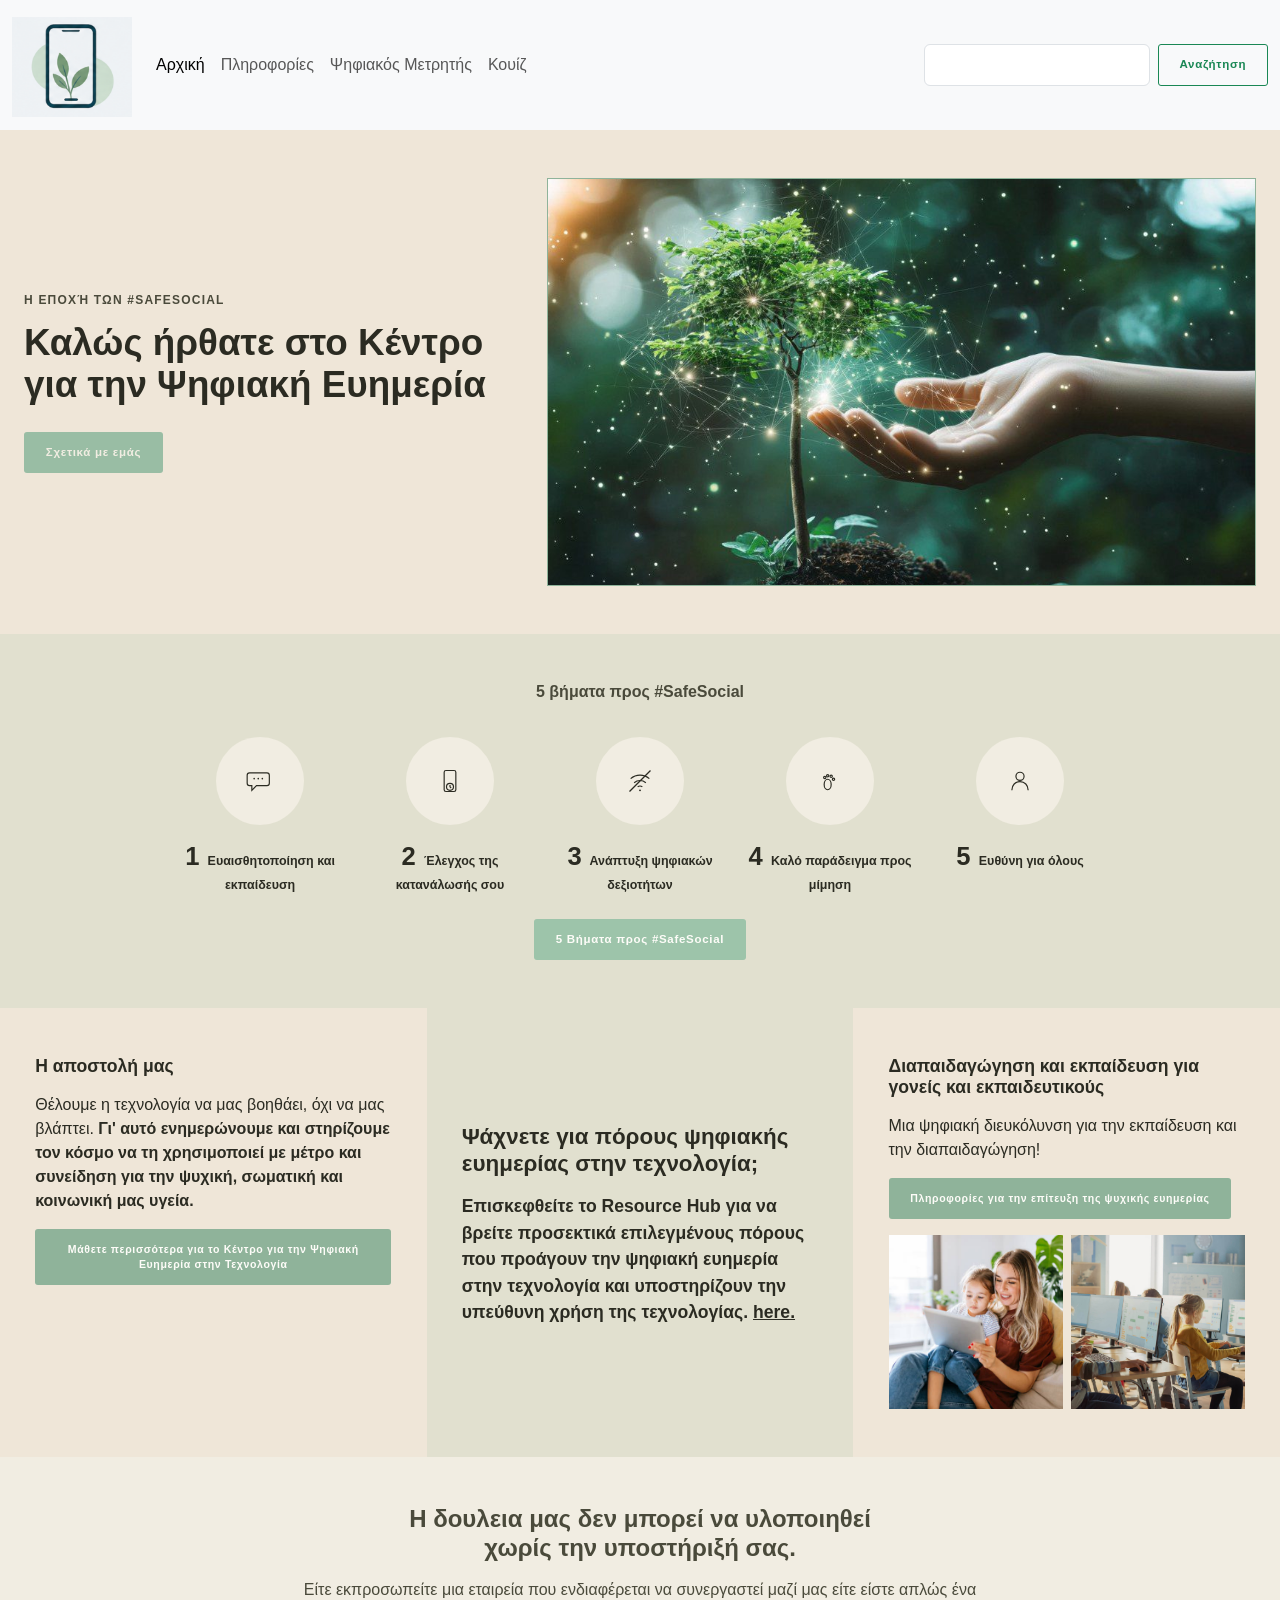
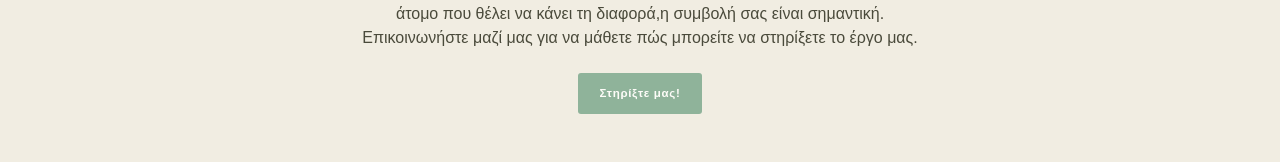
<file: index.html>
<!doctype html>
<html lang="en">
  <head>
    <meta charset="UTF-8" />
    <meta name="viewport" content="width=device-width, initial-scale=1.0" />
    <title>Center for Digital Wellbeing</title>
    <link
      href="https://cdn.jsdelivr.net/npm/bootstrap@5.3.8/dist/css/bootstrap.min.css"
      rel="stylesheet"
      integrity="sha384-sRIl4kxILFvY47J16cr9ZwB07vP4J8+LH7qKQnuqkuIAvNWLzeN8tE5YBujZqJLB"
      crossorigin="anonymous"
    />
    <link rel="stylesheet" href="styles.css" />
  </head>
  <nav class="navbar navbar-expand-lg bg-body-tertiary">
    <div class="container-fluid">
      <a class="navbar-brand" href="#">
        <img
          src="LogoDigitalWellbeing.png"
          alt="Digital Wellbeing Logo"
          width="120"
          height="100"
          class="d-inline-block align-text-top"
        />
      </a>
      <button
        class="navbar-toggler"
        type="button"
        data-bs-toggle="collapse"
        data-bs-target="#navbarSupportedContent"
        aria-controls="navbarSupportedContent"
        aria-expanded="false"
        aria-label="Toggle navigation"
      >
        <span class="navbar-toggler-icon"></span>
      </button>
      <div class="collapse navbar-collapse" id="navbarSupportedContent">
        <ul class="navbar-nav me-auto mb-2 mb-lg-0">
          <li class="nav-item">
            <a class="nav-link active" aria-current="page" href="./index.html"
              >Αρχική</a
            >
          </li>
          <li class="nav-item">
            <a class="nav-link" href="./digital.html">Πληροφορίες</a>
          </li>
          <li class="nav-item">
            <a class="nav-link" href="./screentime.html">Ψηφιακός Μετρητής</a>
          </li>

          <li class="nav-item">
            <a class="nav-link" href="./apps-match.html">Κουίζ</a>
          </li>
        </ul>
        <form class="d-flex" role="search">
          <input
            class="form-control me-2"
            type="search"
            placeholder=""
            aria-label="Search"
          />
          <button class="btn btn-outline-success" type="submit">
            Αναζήτηση
          </button>
        </form>
      </div>
    </div>
  </nav>

  <body>
    <!-- ===== HERO ===== -->
    <section class="dwb-hero">
      <div class="container-fluid px-4 py-5">
        <div class="row align-items-center g-4">
          <div class="col-lg-5">
            <p class="dwb-eyebrow">Η εποχή των #SafeSocial</p>
            <h1 class="dwb-h1">
              Καλώς ήρθατε στο Κέντρο για την Ψηφιακή Ευημερία
            </h1>
            <a href="#about" class="btn dwb-btn-darkpastelgreen"
              >Σχετικά με εμάς</a
            >
          </div>

          <div class="col-lg-7 position-relative">
            <div class="dwb-hero-frame">
              <div class="dwb-placeholder dwb-placeholder-hero">
                <img
                  src="mainpicturewebsite.jpg"
                  alt="A hand touching a tree with a digital interface overlay"
                />
              </div>
            </div>
          </div>
        </div>
      </div>
    </section>

    <!-- ===== 5 STEPS ===== -->
    <section class="dwb-steps" id="steps">
      <div class="container text-center py-5">
        <h2 class="dwb-section-label">5 βήματα προς #SafeSocial</h2>

        <div class="row justify-content-center gy-4 mb-4">
          <div class="col-6 col-sm-4 col-lg-2">
            <div class="dwb-step-circle mx-auto">
              <svg
                viewBox="0 0 48 48"
                width="28"
                height="28"
                fill="none"
                stroke="currentColor"
                stroke-width="2"
              >
                <path
                  d="M6 10h30a4 4 0 0 1 4 4v14a4 4 0 0 1-4 4H18l-8 8V32H6a4 4 0 0 1-4-4V14a4 4 0 0 1 4-4z"
                />
                <circle
                  cx="14"
                  cy="20"
                  r="1.4"
                  fill="currentColor"
                  stroke="none"
                />
                <circle
                  cx="21"
                  cy="20"
                  r="1.4"
                  fill="currentColor"
                  stroke="none"
                />
                <circle
                  cx="28"
                  cy="20"
                  r="1.4"
                  fill="currentColor"
                  stroke="none"
                />
              </svg>
            </div>
            <div class="dwb-step-label">
              <span class="dwb-step-num">1</span> Ευαισθητοποίηση και εκπαίδευση
            </div>
          </div>

          <div class="col-6 col-sm-4 col-lg-2">
            <div class="dwb-step-circle mx-auto">
              <svg
                viewBox="0 0 48 48"
                width="28"
                height="28"
                fill="none"
                stroke="currentColor"
                stroke-width="2"
              >
                <rect x="14" y="6" width="20" height="36" rx="3" />
                <circle cx="24" cy="34" r="6" />
                <path d="M24 31v3l2 2" />
              </svg>
            </div>
            <div class="dwb-step-label">
              <span class="dwb-step-num">2</span> Έλεγχος της κατανάλωσής σου
            </div>
          </div>

          <div class="col-6 col-sm-4 col-lg-2">
            <div class="dwb-step-circle mx-auto">
              <svg
                viewBox="0 0 48 48"
                width="28"
                height="28"
                fill="none"
                stroke="currentColor"
                stroke-width="2"
              >
                <path d="M8 20a24 24 0 0 1 32 0" />
                <path d="M14 27a15 15 0 0 1 20 0" />
                <path d="M20 34a7 7 0 0 1 8 0" />
                <circle
                  cx="24"
                  cy="40"
                  r="1.6"
                  fill="currentColor"
                  stroke="none"
                />
                <line x1="6" y1="42" x2="42" y2="6" />
              </svg>
            </div>
            <div class="dwb-step-label">
              <span class="dwb-step-num">3</span> Ανάπτυξη ψηφιακών δεξιοτήτων
            </div>
          </div>

          <div class="col-6 col-sm-4 col-lg-2">
            <div class="dwb-step-circle mx-auto">
              <svg
                viewBox="0 0 48 48"
                width="28"
                height="28"
                fill="none"
                stroke="currentColor"
                stroke-width="2"
              >
                <ellipse cx="20" cy="30" rx="6" ry="9" />
                <circle cx="15" cy="18" r="2" />
                <circle cx="20" cy="15" r="2" />
                <circle cx="26" cy="16" r="2" />
                <circle cx="30" cy="21" r="2" />
              </svg>
            </div>
            <div class="dwb-step-label">
              <span class="dwb-step-num">4</span> Καλό παράδειγμα προς μίμηση
            </div>
          </div>

          <div class="col-6 col-sm-4 col-lg-2">
            <div class="dwb-step-circle mx-auto">
              <svg
                viewBox="0 0 48 48"
                width="28"
                height="28"
                fill="none"
                stroke="currentColor"
                stroke-width="2"
              >
                <circle cx="24" cy="16" r="7" />
                <path d="M10 40c0-9 6-15 14-15s14 6 14 15" />
              </svg>
            </div>
            <div class="dwb-step-label">
              <span class="dwb-step-num">5</span> Ευθύνη για όλους
            </div>
          </div>
        </div>

        <a href="#steps" class="btn dwb-btn-olive-dark"
          >5 Βήματα προς <strong>#SafeSocial</strong></a
        >
      </div>
    </section>

    <!-- ===== THREE COLUMN INFO ===== -->
    <section id="about">
      <div class="row g-0">
        <div class="col-lg-4 dwb-info-col dwb-info-mission">
          <h3>Η αποστολή μας</h3>
          <p>
            Θέλουμε η τεχνολογία να μας βοηθάει, όχι να μας βλάπτει.
            <strong
              >Γι' αυτό ενημερώνουμε και στηρίζουμε τον κόσμο να τη χρησιμοποιεί
              με μέτρο και συνείδηση για την ψυχική, σωματική και κοινωνική μας
              υγεία.
            </strong>
          </p>
          <a href="#about" class="btn dwb-btn-outline"
            >Μάθετε περισσότερα για το Κέντρο για την Ψηφιακή Ευημερία στην
            Τεχνολογία</a
          >
        </div>

        <div class="col-lg-4 dwb-info-col dwb-info-resources" id="resources">
          <h3>Ψάχνετε για πόρους ψηφιακής ευημερίας στην τεχνολογία;</h3>
          <p class="dwb-big-line">
            Επισκεφθείτε το <strong>Resource Hub</strong> για να βρείτε
            <strong>προσεκτικά επιλεγμένους πόρους</strong> που
            <strong>προάγουν την ψηφιακή ευημερία στην τεχνολογία</strong> και
            <strong>υποστηρίζουν την υπεύθυνη χρήση της τεχνολογίας</strong>.
            <a href="#resources" class="dwb-underline">here.</a>
          </p>
        </div>

        <div class="col-lg-4 dwb-info-col dwb-info-teach" id="parents">
          <h3>Διαπαιδαγώγηση και εκπαίδευση για γονείς και εκπαιδευτικούς</h3>
          <p>
            Μια ψηφιακή διευκόλυνση για την εκπαίδευση και την διαπαιδαγώγηση!
          </p>
          <a href="#resources" class="btn dwb-btn-outline"
            >Πληροφορίες για την επίτευξη της ψυχικής ευημερίας</a
          >
          <div class="row g-2 mt-2">
            <div class="col-6">
              <div class="dwb-placeholder dwb-placeholder-small">
                <img
                  src="digital-health.jpg"
                  alt="Mother and child using a tablet"
                />
              </div>
            </div>
            <div class="col-6">
              <div class="dwb-placeholder dwb-placeholder-small">
                <img
                  src="Using-Technology-in-the-Classroom-to-Improve-Learning.jpg"
                  alt="Students using technology in a classroom"
                />
              </div>
            </div>
          </div>
        </div>
      </div>
    </section>

    <!-- ===== SUPPORT CTA ===== -->
    <section class="dwb-support" id="support">
      <div class="container position-relative py-5 text-center">
        <h2 class="dwb-support-h2">
          Η δουλεια μας δεν μπορεί να υλοποιηθεί<br />χωρίς την υποστήριξή σας.
        </h2>
        <p class="dwb-support-p">
          Είτε εκπροσωπείτε μια εταιρεία που ενδιαφέρεται να συνεργαστεί μαζί
          μας είτε είστε απλώς ένα <br />άτομο που θέλει να κάνει τη διαφορά,η
          συμβολή σας είναι σημαντική.<br />
          Επικοινωνήστε μαζί μας για να μάθετε πώς μπορείτε να στηρίξετε το έργο
          μας.
        </p>
        <a href="#contact" class="btn dwb-btn-olive">Στηρίξτε μας!</a>
      </div>
    </section>

    <script>
      document.addEventListener("DOMContentLoaded", function () {
        // ---- Join form ----
        const form = document.getElementById("joinForm");
        const message = document.getElementById("formMessage");

        if (form) {
          form.addEventListener("submit", function (e) {
            e.preventDefault();

            const firstName = form.firstName.value.trim();
            const country = form.country.value.trim();
            const email = form.email.value.trim();

            if (!firstName || !country || !email) {
              message.textContent = "Please fill in every field.";
              return;
            }

            // Placeholder for a real signup endpoint.
            message.textContent = "Thanks for joining, " + firstName + "!";
            form.reset();
          });
        }

        // ---- Smooth scroll for in-page anchor links ----
        document.querySelectorAll('a[href^="#"]').forEach(function (link) {
          link.addEventListener("click", function (e) {
            const id = link.getAttribute("href").slice(1);
            const target = document.getElementById(id);
            if (target) {
              e.preventDefault();
              target.scrollIntoView({ behavior: "smooth", block: "start" });
            }
          });
        });
      });
    </script>
    <script
      src="https://cdn.jsdelivr.net/npm/bootstrap@5.3.8/dist/js/bootstrap.bundle.min.js"
      integrity="sha384-FKyoEForCGlyvwx9Hj09JcYn3nv7wiPVlz7YYwJrWVcXK/BmnVDxM+D2scQbITxI"
      crossorigin="anonymous"
    ></script>
  </body>
</html>
</file>
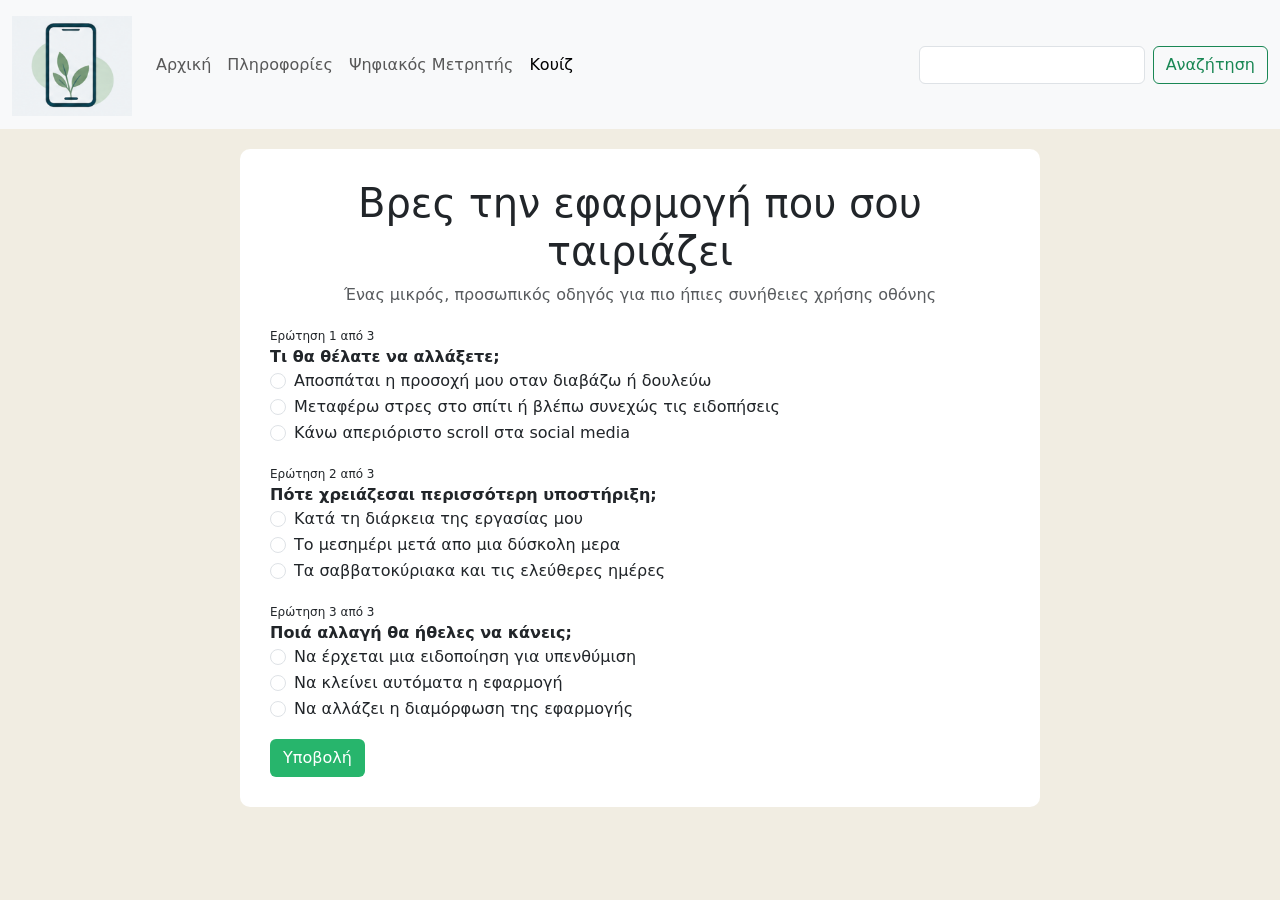
<file: apps-match.html>
<!doctype html>
<html lang="en">
  <head>
    <meta charset="UTF-8" />
    <meta name="viewport" content="width=device-width, initial-scale=1.0" />
    <title>HerTech</title>
    <link
      href="https://cdn.jsdelivr.net/npm/bootstrap@5.3.8/dist/css/bootstrap.min.css"
      rel="stylesheet"
      integrity="sha384-sRIl4kxILFvY47J16cr9ZwB07vP4J8+LH7qKQnuqkuIAvNWLzeN8tE5YBujZqJLB"
      crossorigin="anonymous"
    />
    <link rel="stylesheet" href="styleapp.css" />
  </head>
  <body>
    <nav class="navbar navbar-expand-lg bg-body-tertiary">
      <div class="container-fluid">
        <a class="navbar-brand" href="#">
          <img
            src="LogoDigitalWellbeing.png"
            alt="Digital Wellbeing Logo"
            width="120"
            height="100"
            class="d-inline-block align-text-top"
          />
        </a>
        <button
          class="navbar-toggler"
          type="button"
          data-bs-toggle="collapse"
          data-bs-target="#navbarSupportedContent"
          aria-controls="navbarSupportedContent"
          aria-expanded="false"
          aria-label="Toggle navigation"
        >
          <span class="navbar-toggler-icon"></span>
        </button>
        <div class="collapse navbar-collapse" id="navbarSupportedContent">
          <ul class="navbar-nav me-auto mb-2 mb-lg-0">
            <li class="nav-item">
              <a class="nav-link" aria-current="page" href="./index.html"
                >Αρχική</a
              >
            </li>
            <li class="nav-item">
              <a class="nav-link" href="./digital.html">Πληροφορίες</a>
            </li>
            <li class="nav-item">
              <a class="nav-link" href="./screentime.html">Ψηφιακός Μετρητής</a>
            </li>

            <li class="nav-item">
              <a class="nav-link active" href="./apps-match.html">Κουίζ</a>
            </li>
          </ul>
          <form class="d-flex" role="search">
            <input
              class="form-control me-2"
              type="search"
              placeholder=""
              aria-label="Search"
            />
            <button class="btn btn-outline-success" type="submit">
              Αναζήτηση
            </button>
          </form>
        </div>
      </div>
    </nav>

    <div id="main-wrapper">
      <div id="quiz">
        <h1 class="text-center">Βρες την εφαρμογή που σου ταιριάζει</h1>
        <p class="text-center opacity-75">
          Ένας μικρός, προσωπικός οδηγός για πιο ήπιες συνήθειες χρήσης οθόνης
        </p>

        <div class="question-num">Ερώτηση 1 από 3</div>
        <div class="question-title fw-semibold">Τι θα θέλατε να αλλάξετε;</div>
        <div class="question-options">
          <div class="form-check">
            <input
              class="form-check-input"
              type="radio"
              name="question1"
              id="question1-option1"
            />
            <label class="form-check-label" for="question1-option1">
              Αποσπάται η προσοχή μου οταν διαβάζω ή δουλεύω
            </label>
          </div>
          <div class="form-check">
            <input
              class="form-check-input"
              type="radio"
              name="question1"
              id="question1-option2"
            />
            <label class="form-check-label" for="question1-option2">
              Μεταφέρω στρες στο σπίτι ή βλέπω συνεχώς τις ειδοπήσεις
            </label>
          </div>
          <div class="form-check">
            <input
              class="form-check-input"
              type="radio"
              name="question1"
              id="question1-option3"
            />
            <label class="form-check-label" for="question1-option3">
              Κάνω απεριόριστο scroll στα social media
            </label>
          </div>
        </div>
        <div class="question-num">Ερώτηση 2 από 3</div>
        <div class="question-title fw-semibold">
          Πότε χρειάζεσαι περισσότερη υποστήριξη;
        </div>
        <div class="question-options">
          <div class="form-check">
            <input
              class="form-check-input"
              type="radio"
              name="question2"
              id="question2-option1"
            />
            <label class="form-check-label" for="question2-option1">
              Κατά τη διάρκεια της εργασίας μου
            </label>
          </div>
          <div class="form-check">
            <input
              class="form-check-input"
              type="radio"
              name="question2"
              id="question2-option2"
            />
            <label class="form-check-label" for="question2-option2">
              Το μεσημέρι μετά απο μια δύσκολη μερα
            </label>
          </div>
          <div class="form-check">
            <input
              class="form-check-input"
              type="radio"
              name="question2"
              id="question2-option3"
            />
            <label class="form-check-label" for="question2-option3">
              Τα σαββατοκύριακα και τις ελεύθερες ημέρες
            </label>
          </div>
        </div>
        <div class="question-num">Ερώτηση 3 από 3</div>
        <div class="question-title fw-semibold">
          Ποιά αλλαγή θα ήθελες να κάνεις;
        </div>
        <div class="question-options">
          <div class="form-check">
            <input
              class="form-check-input"
              type="radio"
              name="question3"
              id="question3-option1"
            />
            <label class="form-check-label" for="question3-option1">
              Να έρχεται μια ειδοποίηση για υπενθύμιση
            </label>
          </div>
          <div class="form-check">
            <input
              class="form-check-input"
              type="radio"
              name="question3"
              id="question3-option2"
            />
            <label class="form-check-label" for="question3-option2">
              Να κλείνει αυτόματα η εφαρμογή
            </label>
          </div>
          <div class="form-check">
            <input
              class="form-check-input"
              type="radio"
              name="question3"
              id="question3-option3"
            />
            <label class="form-check-label" for="question3-option3">
              Να αλλάζει η διαμόρφωση της εφαρμογής
            </label>
          </div>
        </div>

        <button class="btn results-btn mt-3" id="submit-btn">Υποβολή</button>
      </div>

      <div id="result">
        <button
          class="back-btn"
          id="back-btn"
          type="button"
          aria-label="Επιστροφή στις ερωτήσεις"
        >
          &larr;
        </button>
        <h2 class="text-center">Τα αποτελέσματά σας</h2>
        <p class="text-center opacity-75">Η κατάλληλη εφαρμογή για εσάς!</p>
        <div class="result-app">
          <h3 id="app-title"></h3>
          <p id="app-description"></p>
        </div>
      </div>
    </div>

    <script>
      const quizElement = document.getElementById("quiz");
      const resultElement = document.getElementById("result");

      const appTitleElement = document.getElementById("app-title");
      const appDescriptionElement = document.getElementById("app-description");

      const submitBtn = document.getElementById("submit-btn");
      const backBtn = document.getElementById("back-btn");

      backBtn.addEventListener("click", function () {
        resultElement.style.display = "none";
        quizElement.style.display = "block";
      });

      submitBtn.addEventListener("click", function () {
        quizElement.style.display = "none";
        resultElement.style.display = "block";

        const selectedOption = document.querySelector(
          'input[name="question1"]:checked',
        );
        const selectedOptionId = selectedOption ? selectedOption.id : null;

        if (!selectedOptionId) return;

        if (selectedOptionId === "question1-option1") {
          appTitleElement.textContent = "Forest";
          appDescriptionElement.textContent =
            "Η εφαρμογή Forest σας βοηθά να παραμείνετε συγκεντρωμένοι και να μειώσετε την απόσπαση της προσοχής σας. Καθώς χρησιμοποιείτε την εφαρμογή, φυτεύετε ένα εικονικό δέντρο που μεγαλώνει όσο παραμένετε συγκεντρωμένοι. Αν αποσπάσετε την προσοχή σας και χρησιμοποιήσετε το τηλέφωνό σας, το δέντρο θα μαραθεί.";
        }
        if (selectedOptionId === "question1-option2") {
          appTitleElement.textContent = "Freedom";
          appDescriptionElement.textContent =
            "Η εφαρμογή Freedom αποκλείει συγκεκριμένες εφαρμογές και ιστοτόπους σε όλες τις συσκευές σας ταυτόχρονα, επιτρέποντάς σας να τηρείτε το δικαίωμα αποσύνδεσης.";
        }
        if (selectedOptionId === "question1-option3") {
          appTitleElement.textContent = "Offtime";
          appDescriptionElement.textContent =
            "Η εφαρμογή Offtime σας επιτρέπει να δημιουργήσετε προσαρμοσμένα προφίλ που περιορίζουν την πρόσβαση σε εφαρμογές και ειδοποιήσεις, βοηθώντας σας να εστιάσετε στις σημαντικές δραστηριότητες.";
        }
      });
    </script>
    <script
      src="https://cdn.jsdelivr.net/npm/bootstrap@5.3.8/dist/js/bootstrap.bundle.min.js"
      integrity="sha384-FKyoEForCGlyvwx9Hj09JcYn3nv7wiPVlz7YYwJrWVcXK/BmnVDxM+D2scQbITxI"
      crossorigin="anonymous"
    ></script>
  </body>
</html>
</file>
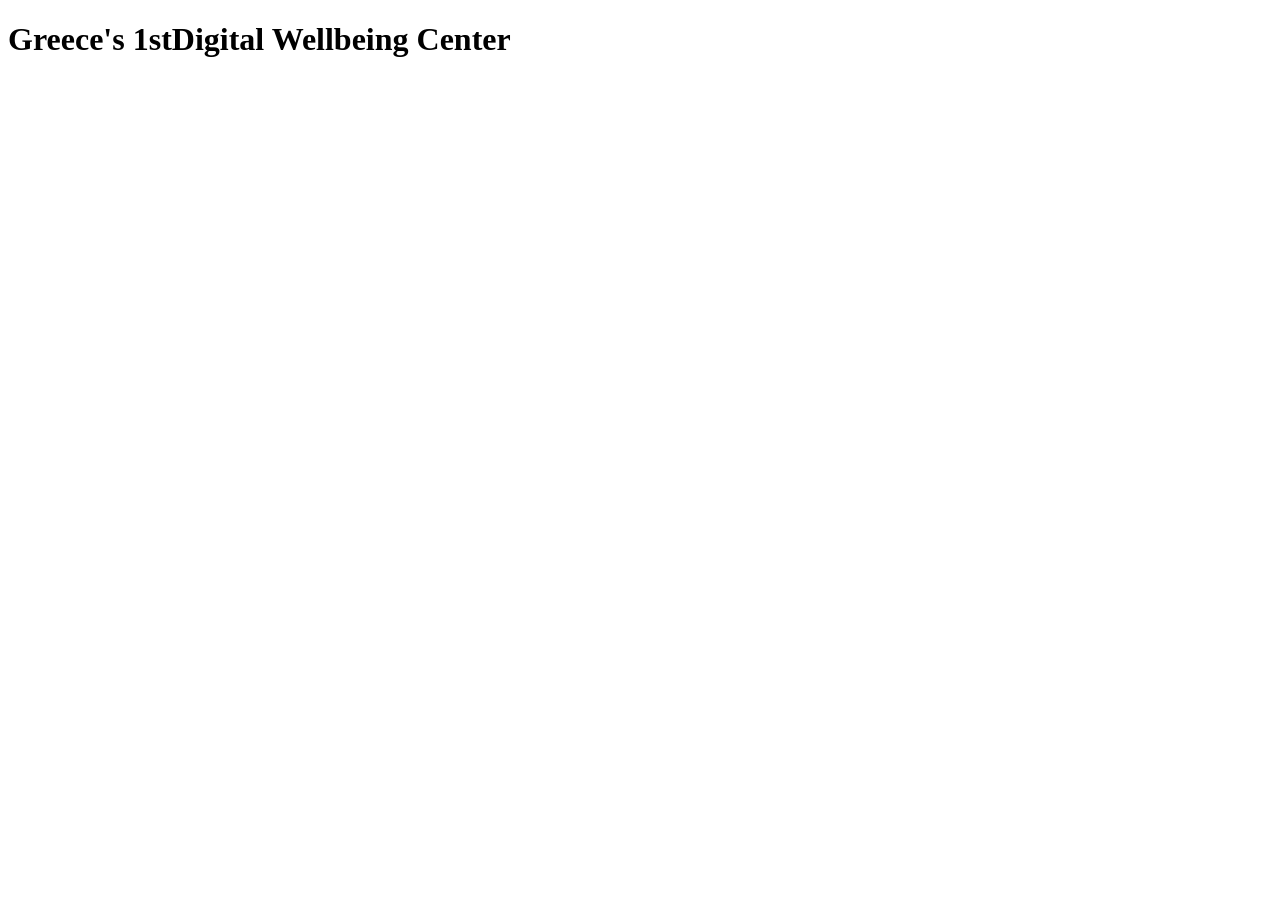
<file: center.html>
<!doctype html>
<html lang="en">
  <head>
    <meta charset="UTF-8" />
    <meta name="viewport" content="width=device-width, initial-scale=1.0" />
    <title>Digital Wellbeing Center</title>
  </head>
  <body>
    <h1>Greece's 1stDigital Wellbeing Center</h1>
  </body>
</html>
</file>
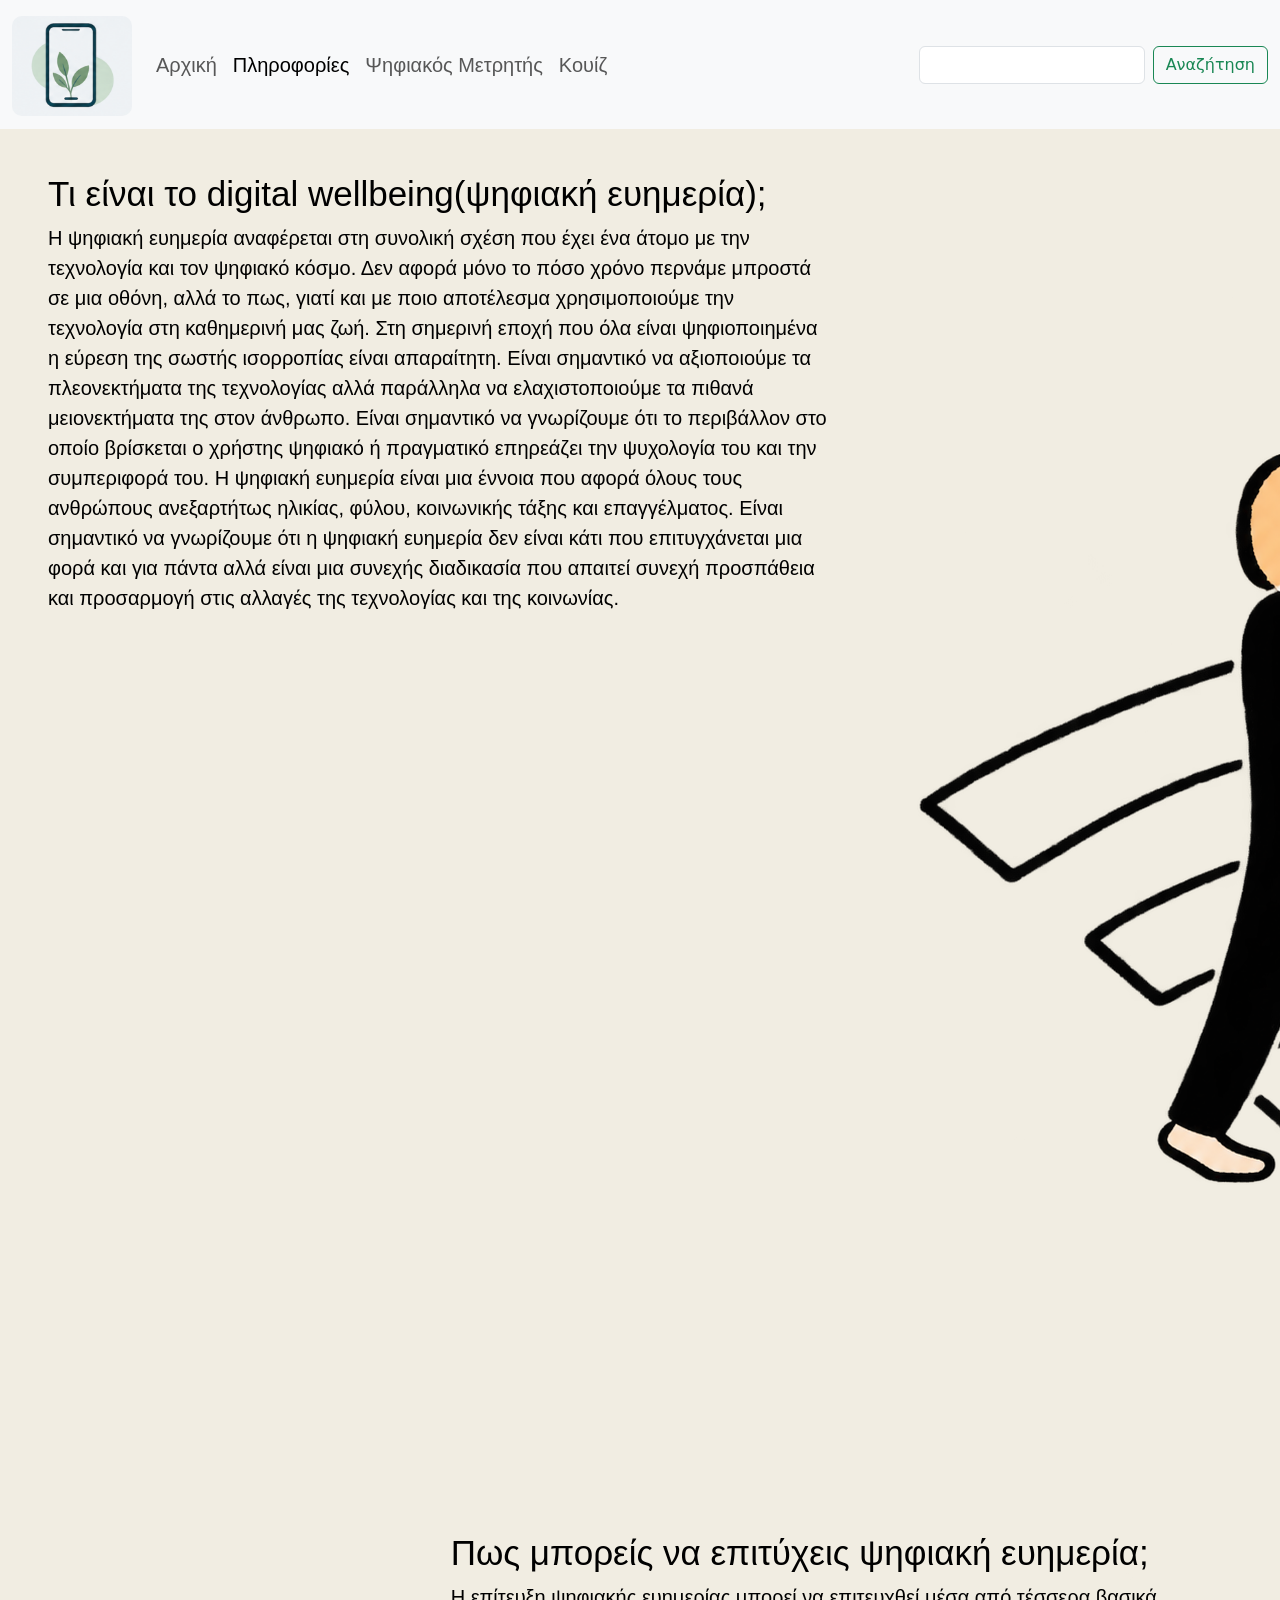
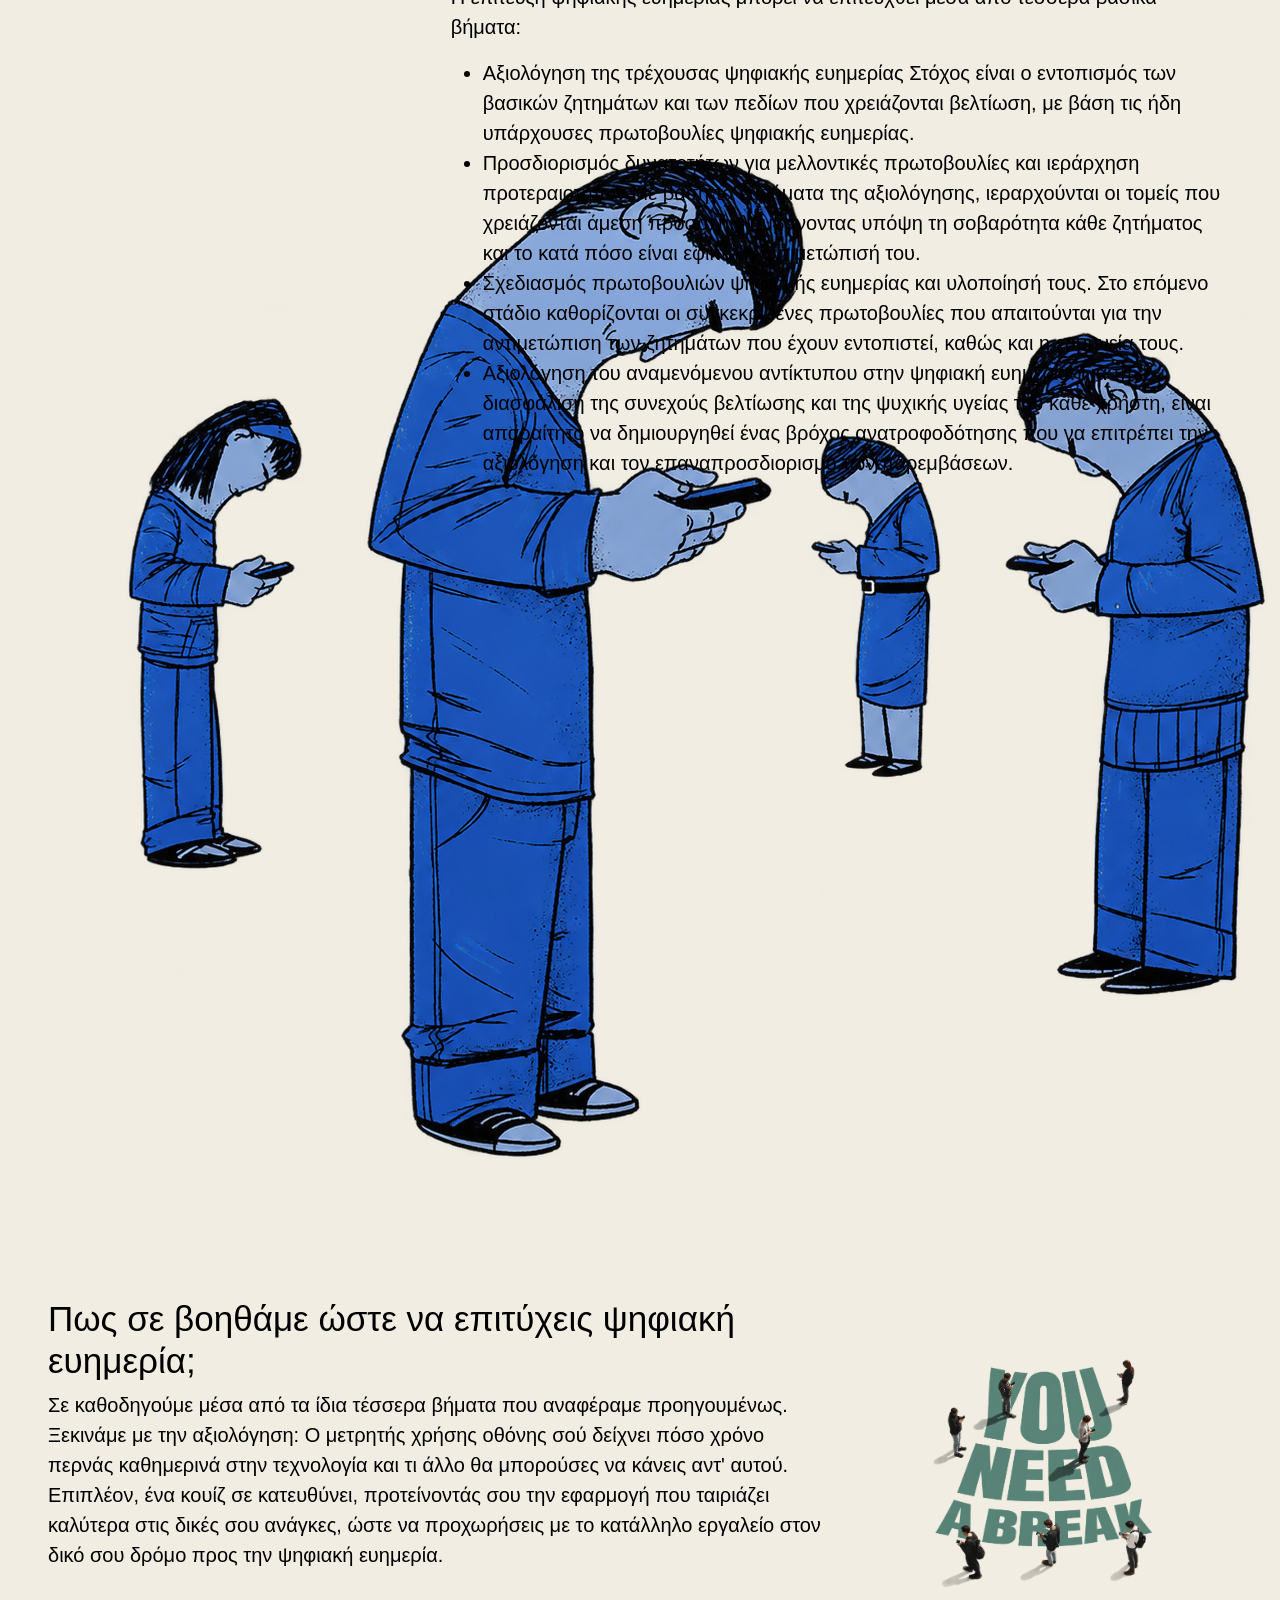
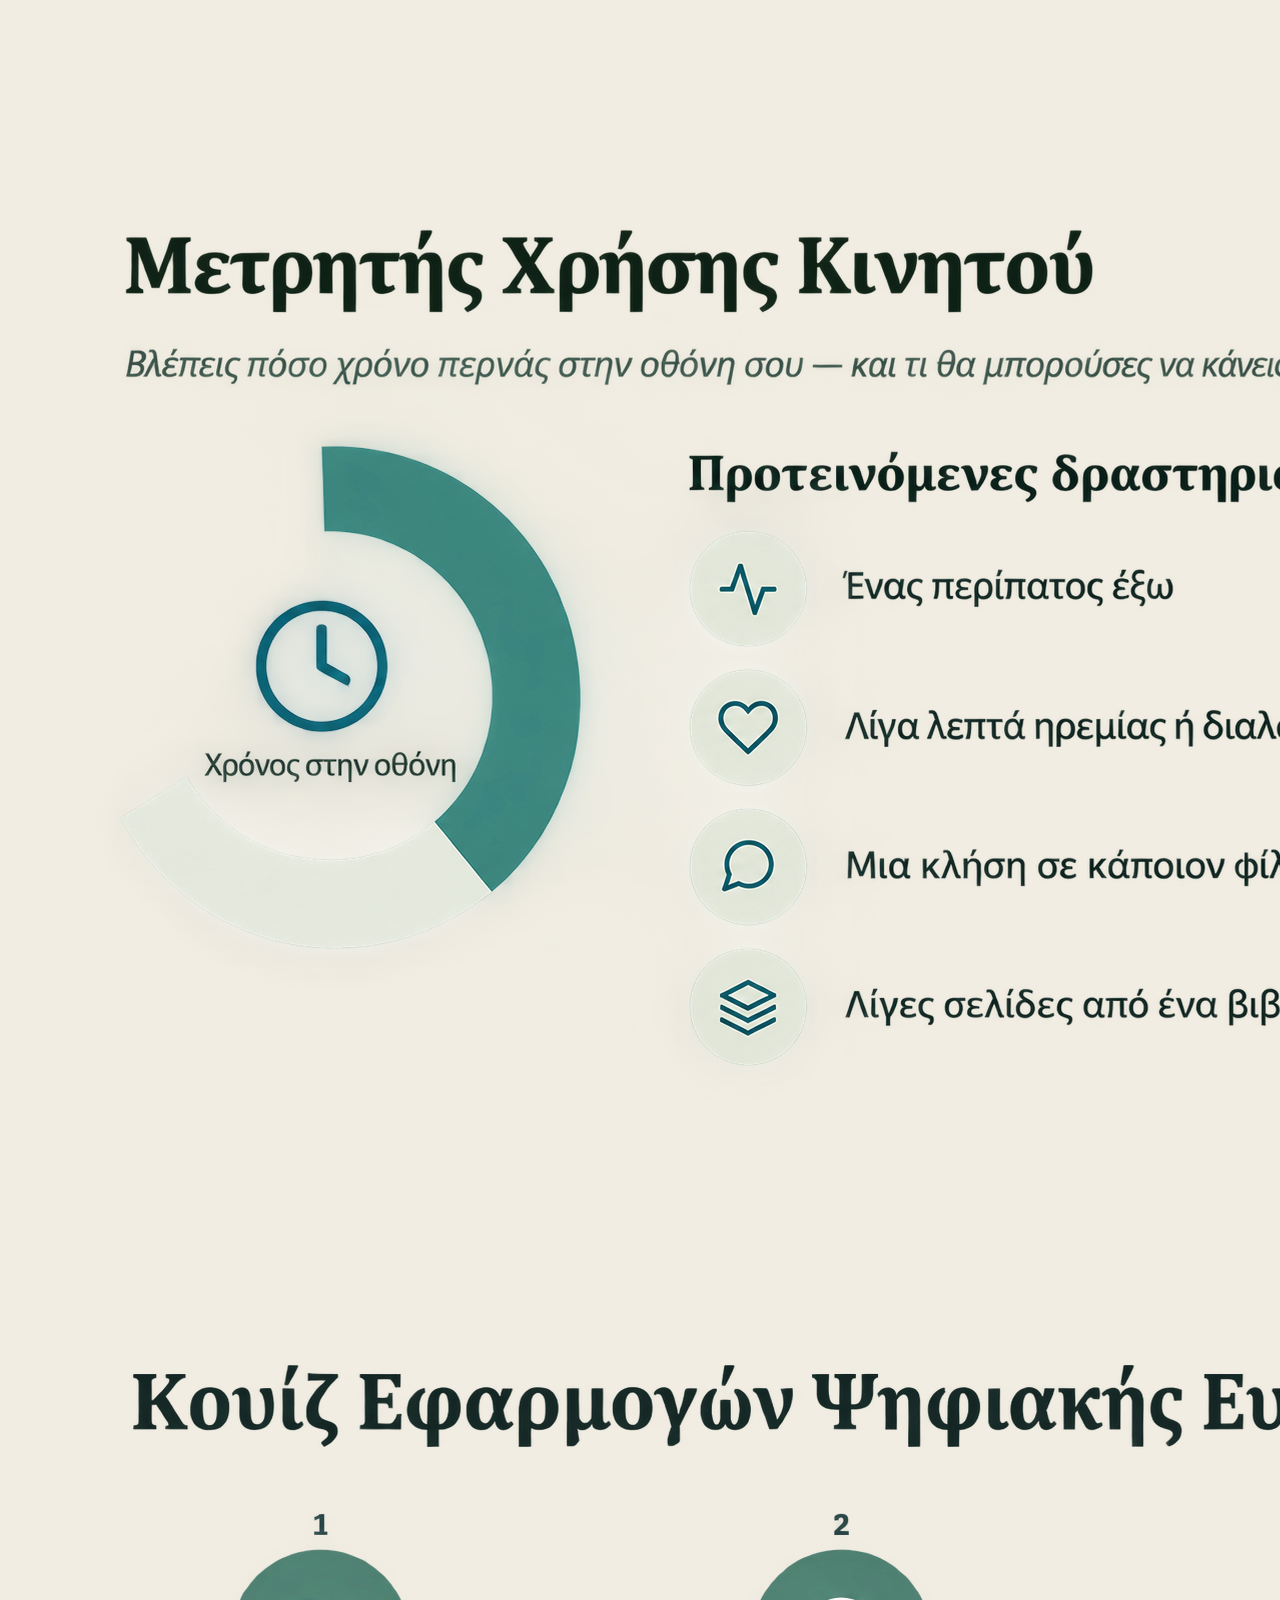
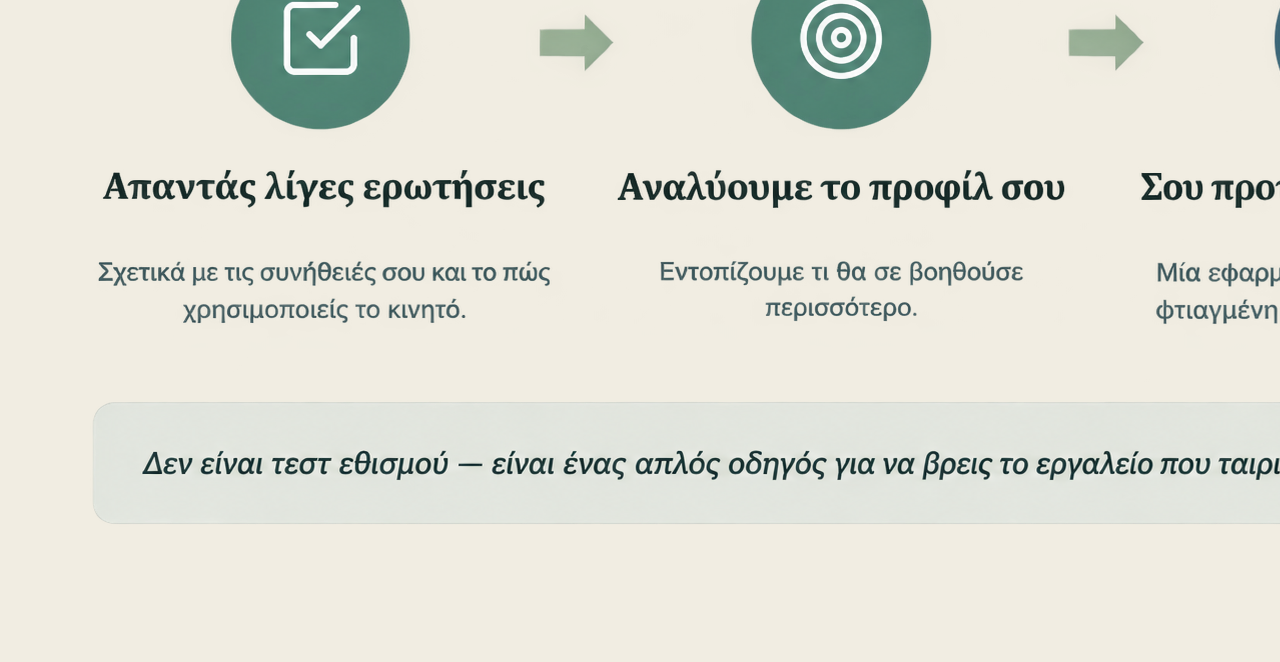
<file: digital.html>
<!doctype html>
<html lang="en">
  <head>
    <meta charset="UTF-8" />
    <meta name="viewport" content="width=device-width, initial-scale=1.0" />
    <title>Digital Wellbeing Center</title>
    <link
      href="https://cdn.jsdelivr.net/npm/bootstrap@5.3.8/dist/css/bootstrap.min.css"
      rel="stylesheet"
      integrity="sha384-sRIl4kxILFvY47J16cr9ZwB07vP4J8+LH7qKQnuqkuIAvNWLzeN8tE5YBujZqJLB"
      crossorigin="anonymous"
    />

    <link rel="stylesheet" href="digital.css" />
  </head>
  <body>
    <nav class="navbar navbar-expand-lg bg-body-tertiary">
      <div class="container-fluid">
        <a class="navbar-brand" href="#">
          <img
            src="LogoDigitalWellbeing.png"
            alt="Digital Wellbeing Logo"
            width="120"
            height="100"
            class="d-inline-block align-text-top"
          />
        </a>
        <button
          class="navbar-toggler"
          type="button"
          data-bs-toggle="collapse"
          data-bs-target="#navbarSupportedContent"
          aria-controls="navbarSupportedContent"
          aria-expanded="false"
          aria-label="Toggle navigation"
        >
          <span class="navbar-toggler-icon"></span>
        </button>
        <div class="collapse navbar-collapse" id="navbarSupportedContent">
          <ul class="navbar-nav me-auto mb-2 mb-lg-0">
            <li class="nav-item">
              <a class="nav-link" aria-current="page" href="./index.html"
                >Αρχική</a
              >
            </li>
            <li class="nav-item">
              <a class="nav-link active" href="./digital.html">Πληροφορίες</a>
            </li>
            <li class="nav-item">
              <a class="nav-link" href="./screentime.html">Ψηφιακός Μετρητής</a>
            </li>

            <li class="nav-item">
              <a class="nav-link" href="./apps-match.html">Κουίζ</a>
            </li>
          </ul>
          <form class="d-flex" role="search">
            <input
              class="form-control me-2"
              type="search"
              placeholder=""
              aria-label="Search"
            />
            <button class="btn btn-outline-success" type="submit">
              Αναζήτηση
            </button>
          </form>
        </div>
      </div>
    </nav>
    <div class="p-5 mt-3">
      <div class="row row-gap-7">
        <div class="col-12 col-md-8 reveal reveal-left">
          <h2>Τι είναι το digital wellbeing(ψηφιακή ευημερία);</h2>
          <p>
            Η ψηφιακή ευημερία αναφέρεται στη συνολική σχέση που έχει ένα άτομο
            με την τεχνολογία και τον ψηφιακό κόσμο. Δεν αφορά μόνο το πόσο
            χρόνο περνάμε μπροστά σε μια οθόνη, αλλά το πως, γιατί και με ποιο
            αποτέλεσμα χρησιμοποιούμε την τεχνολογία στη καθημερινή μας ζωή. Στη
            σημερινή εποχή που όλα είναι ψηφιοποιημένα η εύρεση της σωστής
            ισορροπίας είναι απαραίτητη. Είναι σημαντικό να αξιοποιούμε τα
            πλεονεκτήματα της τεχνολογίας αλλά παράλληλα να ελαχιστοποιούμε τα
            πιθανά μειονεκτήματα της στον άνθρωπο. Είναι σημαντικό να γνωρίζουμε
            ότι το περιβάλλον στο οποίο βρίσκεται ο χρήστης ψηφιακό ή πραγματικό
            επηρεάζει την ψυχολογία του και την συμπεριφορά του. Η ψηφιακή
            ευημερία είναι μια έννοια που αφορά όλους τους ανθρώπους ανεξαρτήτως
            ηλικίας, φύλου, κοινωνικής τάξης και επαγγέλματος. Είναι σημαντικό
            να γνωρίζουμε ότι η ψηφιακή ευημερία δεν είναι κάτι που
            επιτυγχάνεται μια φορά και για πάντα αλλά είναι μια συνεχής
            διαδικασία που απαιτεί συνεχή προσπάθεια και προσαρμογή στις αλλαγές
            της τεχνολογίας και της κοινωνίας.
          </p>
        </div>
        <div class="col-12 col-md-4 reveal reveal-right">
          <img src="img14.png" alt="Digital Wellbeing" />
        </div>
        <div class="col-12 col-md-4 reveal reveal-left">
          <img src="img5.png" alt="Digital Wellbeing" />
        </div>

        <div class="col-12 col-md-8 reveal reveal-right">
          <h2>Πως μπορείς να επιτύχεις ψηφιακή ευημερία;</h2>
          <p>
            Η επίτευξη ψηφιακής ευημερίας μπορεί να επιτευχθεί μέσα από τέσσερα
            βασικά βήματα:
          </p>
          <ul>
            <li>
              Αξιολόγηση της τρέχουσας ψηφιακής ευημερίας Στόχος είναι ο
              εντοπισμός των βασικών ζητημάτων και των πεδίων που χρειάζονται
              βελτίωση, με βάση τις ήδη υπάρχουσες πρωτοβουλίες ψηφιακής
              ευημερίας.
            </li>

            <li>
              Προσδιορισμός δυνατοτήτων για μελλοντικές πρωτοβουλίες και
              ιεράρχηση προτεραιοτήτων Με βάση τα ευρήματα της αξιολόγησης,
              ιεραρχούνται οι τομείς που χρειάζονται άμεση προσοχή, λαμβάνοντας
              υπόψη τη σοβαρότητα κάθε ζητήματος και το κατά πόσο είναι εφικτή η
              αντιμετώπισή του.
            </li>

            <li>
              Σχεδιασμός πρωτοβουλιών ψηφιακής ευημερίας και υλοποίησή τους. Στο
              επόμενο στάδιο καθορίζoνται οι συγκεκριμένες πρωτοβουλίες που
              απαιτούνται για την αντιμετώπιση των ζητημάτων που έχουν
              εντοπιστεί, καθώς και η ερμηνεία τους.
            </li>

            <li>
              Αξιολόγηση του αναμενόμενου αντίκτυπου στην ψηφιακή ευημερία. Για
              τη διασφάλιση της συνεχούς βελτίωσης και της ψυχικής υγείας του
              κάθε χρήστη, είναι απαραίτητο να δημιουργηθεί ένας βρόχος
              ανατροφοδότησης που να επιτρέπει την αξιολόγηση και τον
              επαναπροσδιορισμό των παρεμβάσεων.
            </li>
          </ul>
        </div>

        <div class="col-12 col-md-8 reveal reveal-left">
          <h2>Πως σε βοηθάμε ώστε να επιτύχεις ψηφιακή ευημερία;</h2>
          <p>
            Σε καθοδηγούμε μέσα από τα ίδια τέσσερα βήματα που αναφέραμε
            προηγουμένως. Ξεκινάμε με την αξιολόγηση: Ο μετρητής χρήσης οθόνης
            σού δείχνει πόσο χρόνο περνάς καθημερινά στην τεχνολογία και τι άλλο
            θα μπορούσες να κάνεις αντ' αυτού. Επιπλέον, ένα κουίζ σε
            κατευθύνει, προτείνοντάς σου την εφαρμογή που ταιριάζει καλύτερα
            στις δικές σου ανάγκες, ώστε να προχωρήσεις με το κατάλληλο εργαλείο
            στον δικό σου δρόμο προς την ψηφιακή ευημερία.
          </p>
        </div>

        <div class="col-12 col-md-4 reveal reveal-right text-center">
          <img src="12.png" alt="Digital Wellbeing" style="max-width: 230px" />
        </div>
        <div>
          <img src="digital.png" />
        </div>
        <div>
          <img src="quiz.png" />
        </div>
      </div>
    </div>
    <script>
      const revealItems = document.querySelectorAll(".reveal");

      const revealObserver = new IntersectionObserver(
        (entries, observer) => {
          entries.forEach((entry) => {
            if (entry.isIntersecting) {
              entry.target.classList.add("is-visible");
              observer.unobserve(entry.target);
            }
          });
        },
        { threshold: 0.15 },
      );

      revealItems.forEach((item) => revealObserver.observe(item));

      const movingText = document.querySelectorAll(
        ".reveal h2, .reveal p, .reveal ul",
      );
      let lastScrollY = window.scrollY;
      let scrollShift = 0;
      let scrollFrame;

      window.addEventListener(
        "scroll",
        () => {
          const scrollDirection = window.scrollY > lastScrollY ? -1 : 1;
          scrollShift = Math.max(
            -28,
            Math.min(28, scrollShift + scrollDirection * 4),
          );
          lastScrollY = window.scrollY;

          if (!scrollFrame) {
            scrollFrame = requestAnimationFrame(() => {
              movingText.forEach((text) => {
                text.style.setProperty("--scroll-shift", `${scrollShift}px`);
              });
              scrollFrame = undefined;
            });
          }
        },
        { passive: true },
      );
    </script>
    <script
      src="https://cdn.jsdelivr.net/npm/bootstrap@5.3.8/dist/js/bootstrap.bundle.min.js"
      integrity="sha384-FKyoEForCGlyvwx9Hj09JcYn3nv7wiPVlz7YYwJrWVcXK/BmnVDxM+D2scQbITxI"
      crossorigin="anonymous"
    ></script>
  </body>
</html>
</file>
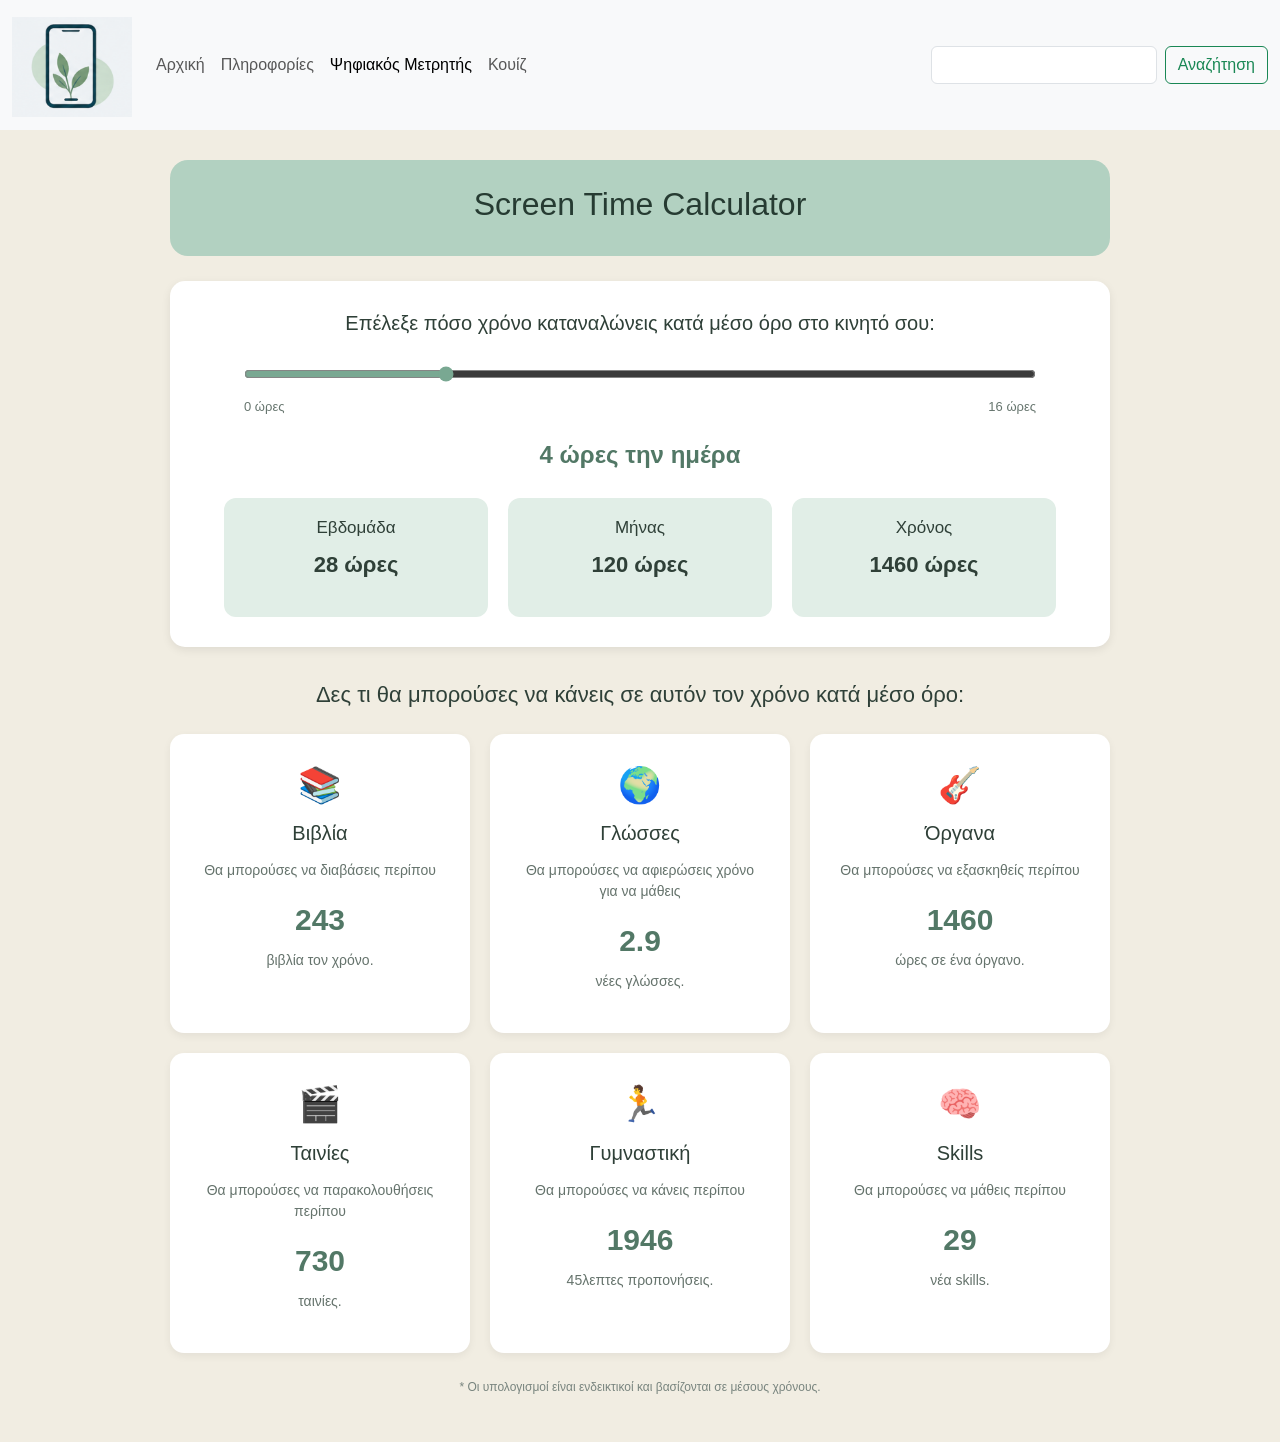
<file: screentime.html>
<!doctype html>
<html lang="el">
  <head>
    <meta charset="UTF-8" />
    <meta name="viewport" content="width=device-width, initial-scale=1.0" />
    <title>Screen Time Calculator</title>
    <link
      href="https://cdn.jsdelivr.net/npm/bootstrap@5.3.8/dist/css/bootstrap.min.css"
      rel="stylesheet"
      integrity="sha384-sRIl4kxILFvY47J16cr9ZwB07vP4J8+LH7qKQnuqkuIAvNWLzeN8tE5YBujZqJLB"
      crossorigin="anonymous"
    />
    <link rel="stylesheet" href="style.css" />
  </head>

  <body>
    <nav class="navbar navbar-expand-lg bg-body-tertiary">
      <div class="container-fluid">
        <a class="navbar-brand" href="#">
          <img
            src="LogoDigitalWellbeing.png"
            alt="Digital Wellbeing Logo"
            width="120"
            height="100"
            class="d-inline-block align-text-top"
          />
        </a>
        <button
          class="navbar-toggler"
          type="button"
          data-bs-toggle="collapse"
          data-bs-target="#navbarSupportedContent"
          aria-controls="navbarSupportedContent"
          aria-expanded="false"
          aria-label="Toggle navigation"
        >
          <span class="navbar-toggler-icon"></span>
        </button>
        <div class="collapse navbar-collapse" id="navbarSupportedContent">
          <ul class="navbar-nav me-auto mb-2 mb-lg-0">
            <li class="nav-item">
              <a class="nav-link" aria-current="page" href="./index.html"
                >Αρχική</a
              >
            </li>
            <li class="nav-item">
              <a class="nav-link" href="./digital.html">Πληροφορίες</a>
            </li>
            <li class="nav-item">
              <a class="nav-link active" href="./screentime.html"
                >Ψηφιακός Μετρητής</a
              >
            </li>

            <li class="nav-item">
              <a class="nav-link" href="./apps-match.html">Κουίζ</a>
            </li>
          </ul>
          <form class="d-flex" role="search">
            <input
              class="form-control me-2"
              type="search"
              placeholder=""
              aria-label="Search"
            />
            <button class="btn btn-outline-success" type="submit">
              Αναζήτηση
            </button>
          </form>
        </div>
      </div>
    </nav>
    <div class="container">
      <div class="title-box">
        <h1>Screen Time Calculator</h1>
      </div>

      <div class="calculator">
        <h2>Επέλεξε πόσο χρόνο καταναλώνεις κατά μέσο όρο στο κινητό σου:</h2>

        <div class="slider-area">
          <input
            type="range"
            id="screenSlider"
            min="0"
            max="16"
            step="0.5"
            value="4"
          />

          <div class="slider-values">
            <span>0 ώρες</span>
            <span>16 ώρες</span>
          </div>

          <p class="selected-time">
            <span id="dailyHours">4</span> ώρες την ημέρα
          </p>
        </div>

        <!-- Μετατροπές -->
        <div class="time-results">
          <div class="time-box">
            <h3>Εβδομάδα</h3>
            <p><span id="weekly">28</span> ώρες</p>
          </div>

          <div class="time-box">
            <h3>Μήνας</h3>
            <p><span id="monthly">120</span> ώρες</p>
          </div>

          <div class="time-box">
            <h3>Χρόνος</h3>
            <p><span id="yearly">1460</span> ώρες</p>
          </div>
        </div>
      </div>

      <h2 class="activities-title">
        Δες τι θα μπορούσες να κάνεις σε αυτόν τον χρόνο κατά μέσο όρο:
      </h2>

      <div class="activities">
        <div class="activity-card">
          <div class="icon">📚</div>
          <h3>Βιβλία</h3>
          <p>Θα μπορούσες να διαβάσεις περίπου</p>
          <strong id="books">24</strong>
          <p>βιβλία τον χρόνο.</p>
        </div>

        <div class="activity-card">
          <div class="icon">🌍</div>
          <h3>Γλώσσες</h3>
          <p>Θα μπορούσες να αφιερώσεις χρόνο για να μάθεις</p>
          <strong id="languages">1</strong>
          <p>νέες γλώσσες.</p>
        </div>

        <div class="activity-card">
          <div class="icon">🎸</div>
          <h3>Όργανα</h3>
          <p>Θα μπορούσες να εξασκηθείς περίπου</p>
          <strong id="instrument">365</strong>
          <p>ώρες σε ένα όργανο.</p>
        </div>

        <div class="activity-card">
          <div class="icon">🎬</div>
          <h3>Ταινίες</h3>
          <p>Θα μπορούσες να παρακολουθήσεις περίπου</p>
          <strong id="movies">730</strong>
          <p>ταινίες.</p>
        </div>

        <div class="activity-card">
          <div class="icon">🏃</div>
          <h3>Γυμναστική</h3>
          <p>Θα μπορούσες να κάνεις περίπου</p>
          <strong id="exercise">730</strong>
          <p>45λεπτες προπονήσεις.</p>
        </div>

        <div class="activity-card">
          <div class="icon">🧠</div>
          <h3>Skills</h3>
          <p>Θα μπορούσες να μάθεις περίπου</p>
          <strong id="skills">12</strong>
          <p>νέα skills.</p>
        </div>
      </div>

      <p class="note">
        * Οι υπολογισμοί είναι ενδεικτικοί και βασίζονται σε μέσους χρόνους.
      </p>
    </div>

    <script>
      const slider = document.getElementById("screenSlider");

      const dailyHours = document.getElementById("dailyHours");
      const weekly = document.getElementById("weekly");
      const monthly = document.getElementById("monthly");
      const yearly = document.getElementById("yearly");

      const books = document.getElementById("books");
      const languages = document.getElementById("languages");
      const instrument = document.getElementById("instrument");
      const movies = document.getElementById("movies");
      const exercise = document.getElementById("exercise");
      const skills = document.getElementById("skills");

      function calculateScreenTime() {
        let hoursPerDay = Number(slider.value);

        // Μετατροπές χρόνου
        let hoursPerWeek = hoursPerDay * 7;
        let hoursPerMonth = hoursPerDay * 30;
        let hoursPerYear = hoursPerDay * 365;

        // Εμφάνιση χρόνου
        dailyHours.textContent = hoursPerDay;
        weekly.textContent = Math.round(hoursPerWeek);
        monthly.textContent = Math.round(hoursPerMonth);
        yearly.textContent = Math.round(hoursPerYear);

        // Ένα βιβλίο χρειάζεται περίπου 6 ώρες
        let numberOfBooks = hoursPerYear / 6;

        // Μια γλώσσα χρειάζεται περίπου 500 ώρες για βασικό επίπεδο
        let numberOfLanguages = hoursPerYear / 500;

        // Εξάσκηση μουσικού οργάνου
        let instrumentHours = hoursPerYear;

        // Μια ταινία διαρκεί περίπου 2 ώρες
        let numberOfMovies = hoursPerYear / 2;

        // Μία προπόνηση = 45 λεπτά
        let numberOfExercises = hoursPerYear / 0.75;

        // Ένα skill απαιτεί περίπου 50 ώρες
        let numberOfSkills = hoursPerYear / 50;

        books.textContent = Math.floor(numberOfBooks);

        languages.textContent = numberOfLanguages.toFixed(1);

        instrument.textContent = Math.floor(instrumentHours);

        movies.textContent = Math.floor(numberOfMovies);

        exercise.textContent = Math.floor(numberOfExercises);

        skills.textContent = Math.floor(numberOfSkills);
      }

      slider.addEventListener("input", calculateScreenTime);

      calculateScreenTime();
    </script>
    <script
      src="https://cdn.jsdelivr.net/npm/bootstrap@5.3.8/dist/js/bootstrap.bundle.min.js"
      integrity="sha384-FKyoEForCGlyvwx9Hj09JcYn3nv7wiPVlz7YYwJrWVcXK/BmnVDxM+D2scQbITxI"
      crossorigin="anonymous"
    ></script>
  </body>
</html>
</file>
<file: styles.css>
.bg-primary {
  background-color: rgb(220, 147, 147) !important;
}

.text-white {
  color: rgb(243, 239, 239) !important;
}

.bg-green {
  background: linear-gradient(135deg, #abd6c3, #f5f4ed);
}

/* ============ TOKENS ============ */
:root {
  --cream: #f1ede2;
  --cream-2: #efe6d8;
  --sage-light: #e1e0cf;
  --sage: #a7ad84;
  --olive: #8fb39a;
  --olive-dark: #96b09e;
  --olive-deep: #9dc4aa;
  --footer-bg: #8fb39a;
  --ink: #2b2b22;
  --ink-soft: #4a4a3b;
  --line: #c9c2ac;
  --white: #fdfcf8;
}

body {
  font-family: "Montserrat", sans-serif;
  color: var(--ink);
  background: var(--cream);
}

h1,
h2,
h3,
h4 {
  font-weight: 800;
}

a {
  color: inherit;
}

.dwb-underline {
  text-decoration: underline;
}

/* ============ BUTTONS ============ */
.btn {
  font-size: 0.72rem;
  font-weight: 700;
  letter-spacing: 0.06em;
  padding: 0.7rem 1.3rem;
  border-radius: 3px;
}
.dwb-btn-donate {
  background: var(--sage);
  color: var(--ink);
}
.dwb-btn-donate:hover {
  background: var(--olive);
  color: var(--white);
}
.dwb-btn-olive {
  background: var(--olive);
  color: var(--white);
}
.dwb-btn-olive:hover {
  background: var(--olive-dark);
  color: var(--white);
}
.dwb-btn-about {
  background: #5d7d70;
  color: var(--white);
}
.dwb-btn-about:hover {
  background: #719888;
  color: var(--white);
}
.dwb-btn-darkpastelgreen {
  background: #99bda4;
  color: var(--cream);
}
.dwb-btn-darkpastelgreen:hover {
  background: #99bda4;
  color: var(--cream);
}
.dwb-btn-olive-dark {
  background: var(--olive-deep);
  color: var(--white);
}
.dwb-btn-olive-dark:hover {
  background: var(--olive-dark);
  color: var(--white);
}
.dwb-btn-outline {
  background: var(--olive);
  color: var(--white);
  font-size: 0.66rem;
}
.dwb-btn-outline:hover {
  background: var(--olive-dark);
  color: var(--white);
}
.dwb-btn-light {
  background: var(--sage);
  color: var(--ink);
}
.dwb-btn-light:hover {
  background: #c3c9a4;
  color: var(--ink);
}

/* ============ NAVBAR ============ */
.dwb-navbar {
  background: var(--cream);
  border-bottom: 1px solid var(--line);
}
.dwb-brand {
  display: flex;
  align-items: center;
  gap: 0.7rem;
  color: var(--ink);
}
.dwb-brand-text {
  display: flex;
  flex-direction: column;
  line-height: 1.15;
}
.dwb-brand-line1 {
  font-size: 0.6rem;
  letter-spacing: 0.12em;
  font-weight: 600;
  color: var(--ink-soft);
  text-transform: uppercase;
}
.dwb-brand-line2 {
  font-size: 1.05rem;
  font-weight: 800;
  color: var(--ink);
}
.dwb-nav .nav-link {
  font-size: 0.72rem;
  font-weight: 700;
  letter-spacing: 0.05em;
  color: var(--ink);
  text-transform: uppercase;
  padding: 0.5rem 0.9rem;
}
.dwb-nav .nav-link:hover {
  color: var(--olive-dark);
}
.dwb-nav .dropdown-menu {
  border: 1px solid var(--line);
  border-radius: 4px;
}
.dwb-nav .dropdown-item {
  font-size: 0.75rem;
  font-weight: 600;
}
.dwb-nav .dropdown-item:hover {
  background: var(--cream-2);
}

/* ============ HERO ============ */
.dwb-hero {
  background: var(--cream-2);
  overflow: hidden;
}
.dwb-eyebrow {
  font-size: 0.75rem;
  font-weight: 700;
  letter-spacing: 0.1em;
  color: var(--ink-soft);
  text-transform: uppercase;
  margin-bottom: 0.8rem;
}
.dwb-h1 {
  font-size: 2.3rem;
  line-height: 1.15;
  margin-bottom: 1.6rem;
}
.dwb-hero-frame {
  border: 1.5px solid var(--olive);
  position: relative;
  z-index: 2;
}
.dwb-placeholder {
  width: 100%;
  aspect-ratio: 16 / 9.2;
  background: linear-gradient(135deg, #e7ddc8, #d9cdaf);
  display: flex;
  flex-direction: column;
  align-items: center;
  justify-content: center;
  gap: 0.6rem;
  color: #8a7f60;
  font-size: 0.75rem;
}
.dwb-placeholder-hero img {
  width: 100%;
  height: 100%;
  object-fit: cover;
  display: block;
}
.dwb-deco-line {
  position: absolute;
  height: 2px;
  background: var(--olive);
  transform: rotate(-42deg);
}
.dwb-line-tl {
  width: 100px;
  top: -20px;
  left: -50px;
}
.dwb-line-br {
  width: 120px;
  bottom: -30px;
  right: -60px;
}

/* ============ STEPS ============ */
.dwb-steps {
  background: var(--sage-light);
}
.dwb-section-label {
  font-size: 1rem;
  font-weight: 700;
  color: var(--ink-soft);
  margin-bottom: 2.2rem;
}
.dwb-step-circle {
  width: 88px;
  height: 88px;
  border-radius: 50%;
  background: var(--cream);
  display: flex;
  align-items: center;
  justify-content: center;
  color: var(--ink);
  margin-bottom: 0.8rem;
}
.dwb-step-label {
  font-size: 0.78rem;
  font-weight: 700;
}
.dwb-step-num {
  font-size: 1.6rem;
  font-weight: 800;
  margin-right: 0.3rem;
}

/* ============ 3-COLUMN INFO ============ */
.dwb-info-col {
  padding: 3rem 2.2rem;
}
.dwb-info-mission {
  background: var(--cream-2);
}
.dwb-info-resources {
  background: var(--sage-light);
  display: flex;
  flex-direction: column;
  justify-content: center;
}
.dwb-info-teach {
  background: var(--cream-2);
}
.dwb-info-col h3 {
  font-size: 1.1rem;
  margin-bottom: 1rem;
}
.dwb-info-resources h3 {
  font-size: 1.4rem;
}
.dwb-big-line {
  font-size: 1.1rem;
  font-weight: 600;
}
.dwb-info-col p {
  margin-bottom: 1rem;
}
.dwb-placeholder-small {
  aspect-ratio: 1 / 1;
  font-size: 0.7rem;
}
.dwb-placeholder-small img {
  width: 100%;
  height: 100%;
  object-fit: cover;
  display: block;
}

/* ============ SUPPORT CTA ============ */
.dwb-support-h2 {
  font-size: 1.5rem;
  color: var(--ink-soft);
  margin-bottom: 1rem;
}
.dwb-support-p {
  color: var(--ink-soft);
  margin-bottom: 1.4rem;
}
.dwb-support-media {
  position: absolute;
  right: 3rem;
  bottom: 0.5rem;
  width: 220px;
}
.dwb-placeholder-browser {
  aspect-ratio: 4 / 3;
  font-size: 0.7rem;
  border: 1px solid var(--line);
}

/* ============ FOOTER ============ */
.dwb-footer {
  background: var(--footer-bg);
  color: var(--white);
}
.dwb-footer h4 {
  font-size: 0.85rem;
  letter-spacing: 0.03em;
  margin-bottom: 0.8rem;
}
.dwb-footer p {
  font-size: 0.85rem;
  color: rgba(255, 255, 255, 0.92);
}
.dwb-input {
  font-size: 0.8rem;
  background: rgba(255, 255, 255, 0.12);
  border: 1px solid rgba(255, 255, 255, 0.4);
  color: var(--white);
  flex: 1 1 110px;
}
.dwb-input::placeholder {
  color: rgba(255, 255, 255, 0.75);
}
.dwb-form-message {
  font-size: 0.75rem;
  margin-top: 0.6rem;
  min-height: 1em;
  color: #eef0df;
}
</file>
<file: styleapp.css>
body {
  background-color: #f1ede2;
}

#main-wrapper {
  margin: 20px auto;
  padding: 30px;
  width: 90%;
  max-width: 800px;
  background-color: white;
  border-radius: 10px;
}

.question-num {
  font-size: 12px;
  margin-top: 20px;
}

.form-check-input:checked {
  background-color: #27b56c !important;
  border-color: #27b56c !important;
}

.results-btn {
  background-color: #27b56c;
  color: white;
}

.results-btn:hover {
  background-color: #1e8c55;
  color: white;
}

#result {
  display: none;
}

.back-btn {
  background: none;
  border: 0;
  color: #1e8c55;
  font-size: 28px;
  line-height: 1;
  padding: 0;
  position: absolute;
}

.back-btn:hover {
  color: #176a40;
}

.result-app {
  background-color: #dcffd8;
  border: 1px solid #beeab9;
  border-radius: 5px;
  padding: 20px;
}
</file>
<file: digital.css>
body {
  background-color: #f1ede2;
}

p {
  color: black;
  font-size: 20px;
  font-family: "Helvetica Neue", Helvetica, Arial, sans-serif;
}

h2 {
  color: black;
  font-size: 35px;
  font-family: "Helvetica Neue", Helvetica, Arial, sans-serif;
}

img {
  width: stretch;
  border-radius: 10px;
}

.row-gap-7 {
  row-gap: 7rem;
}

.reveal {
  opacity: 0;
  transform: translateY(45px);
  transition:
    opacity 700ms ease,
    transform 700ms ease;
}

.reveal-left {
  transform: translateX(-55px);
}

.reveal-right {
  transform: translateX(55px);
}

.reveal.is-visible {
  opacity: 1;
  transform: translate(0);
}

.reveal img {
  transition: transform 500ms ease;
}

.reveal h2,
.reveal p,
.reveal ul {
  transform: translateY(var(--scroll-shift, 0px));
  transition: transform 120ms ease-out;
}

.reveal.is-visible img:hover {
  transform: scale(1.04) rotate(1deg);
}

@media (prefers-reduced-motion: reduce) {
  .reveal,
  .reveal img,
  .reveal h2,
  .reveal p {
    opacity: 1;
    transform: none;
    transition: none;
  }
}
li {
  color: black;
  font-size: 20px;
  font-family: "Helvetica Neue", Helvetica, Arial, sans-serif;
}
</file>
<file: style.css>
* {
  box-sizing: border-box;
  margin: 0;
  padding: 0;
}

body {
  font-family: Arial, sans-serif;
  background-color: #f1ede2;
  color: #2f4038;
}

.container {
  padding: 30px;
  max-width: 1000px;
  margin: auto;
}

.title-box {
  background-color: #b2d1c1;
  padding: 25px;
  border-radius: 18px;
  text-align: center;
  margin-bottom: 25px;
}

.title-box h1 {
  font-size: 32px;
  color: #263b32;
}

.calculator {
  background-color: white;
  padding: 30px;
  border-radius: 15px;
  margin-bottom: 35px;
  box-shadow: 0 3px 10px rgba(0, 0, 0, 0.08);
}

.calculator h2 {
  text-align: center;
  font-size: 20px;
  margin-bottom: 30px;
}

/* Slider */

.slider-area {
  text-align: center;
}

input[type="range"] {
  width: 90%;
  accent-color: #79a892;
  cursor: pointer;
}

.slider-values {
  display: flex;
  justify-content: space-between;
  width: 90%;
  margin: 8px auto;
  font-size: 13px;
  color: #66756e;
}

.selected-time {
  font-size: 24px;
  font-weight: bold;
  margin: 20px 0;
  color: #527866;
}

.time-results {
  display: flex;
  justify-content: center;
  gap: 20px;
  margin-top: 25px;
}

.time-box {
  background-color: #e1eee7;
  width: 30%;
  padding: 20px;
  border-radius: 12px;
  text-align: center;
}

.time-box h3 {
  margin-bottom: 10px;
  font-size: 17px;
}

.time-box p {
  font-size: 22px;
  font-weight: bold;
}

.activities-title {
  text-align: center;
  margin-bottom: 25px;
  font-size: 22px;
}

.activities {
  display: grid;
  grid-template-columns: repeat(3, 1fr);
  gap: 20px;
}

.activity-card {
  background-color: white;
  padding: 25px;
  border-radius: 14px;
  text-align: center;
  min-height: 230px;
  box-shadow: 0 3px 8px rgba(0, 0, 0, 0.06);
}

.activity-card .icon {
  font-size: 35px;
  margin-bottom: 10px;
}

.activity-card h3 {
  margin-bottom: 15px;
  font-size: 20px;
}

.activity-card p {
  font-size: 14px;
  line-height: 1.5;
  color: #65736c;
}

.activity-card strong {
  display: block;
  font-size: 30px;
  color: #527866;
  margin: 8px 0;
}

/* Note */

.note {
  text-align: center;
  margin-top: 25px;
  font-size: 12px;
  color: #78847e;
}

@media (max-width: 700px) {
  body {
    padding: 15px;
  }

  .title-box h1 {
    font-size: 25px;
  }

  .time-results {
    flex-direction: column;
  }

  .time-box {
    width: 100%;
  }

  .activities {
    grid-template-columns: 1fr;
  }

  .calculator h2 {
    font-size: 18px;
  }
}
</file>
